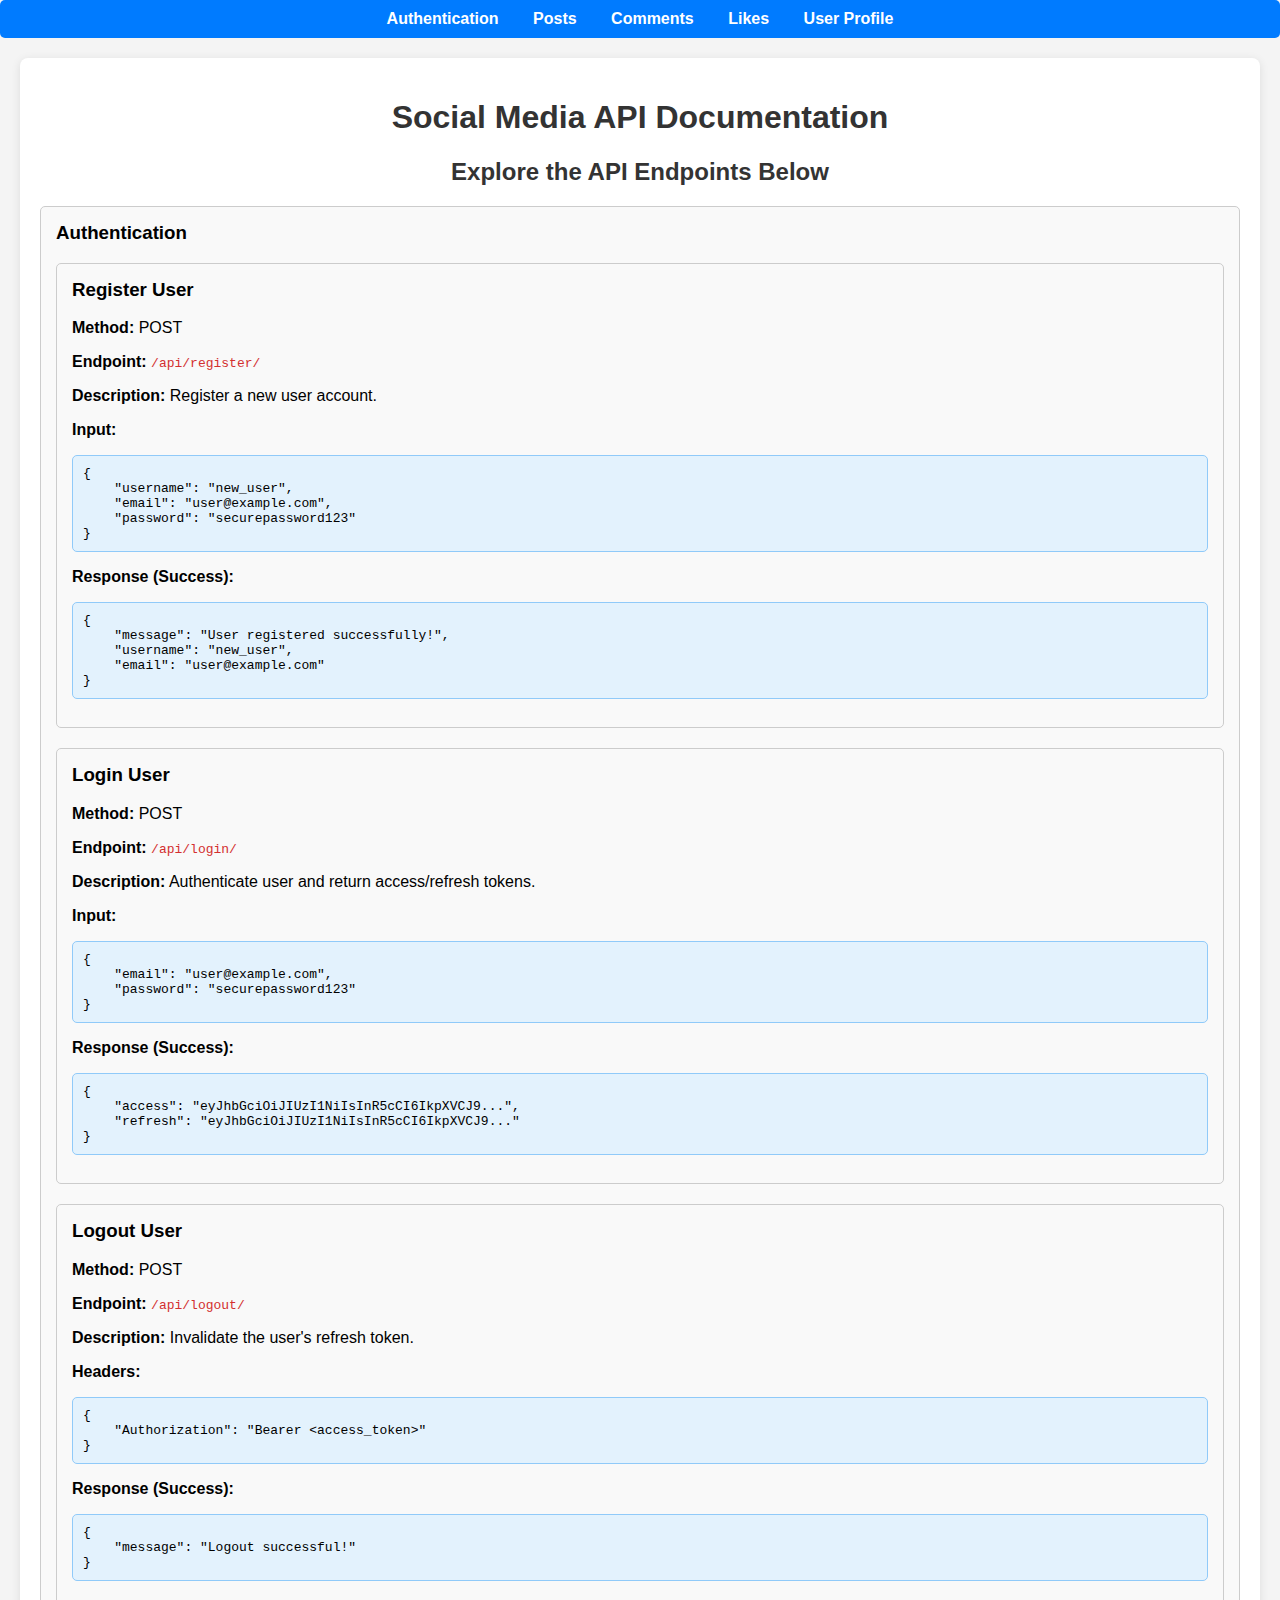
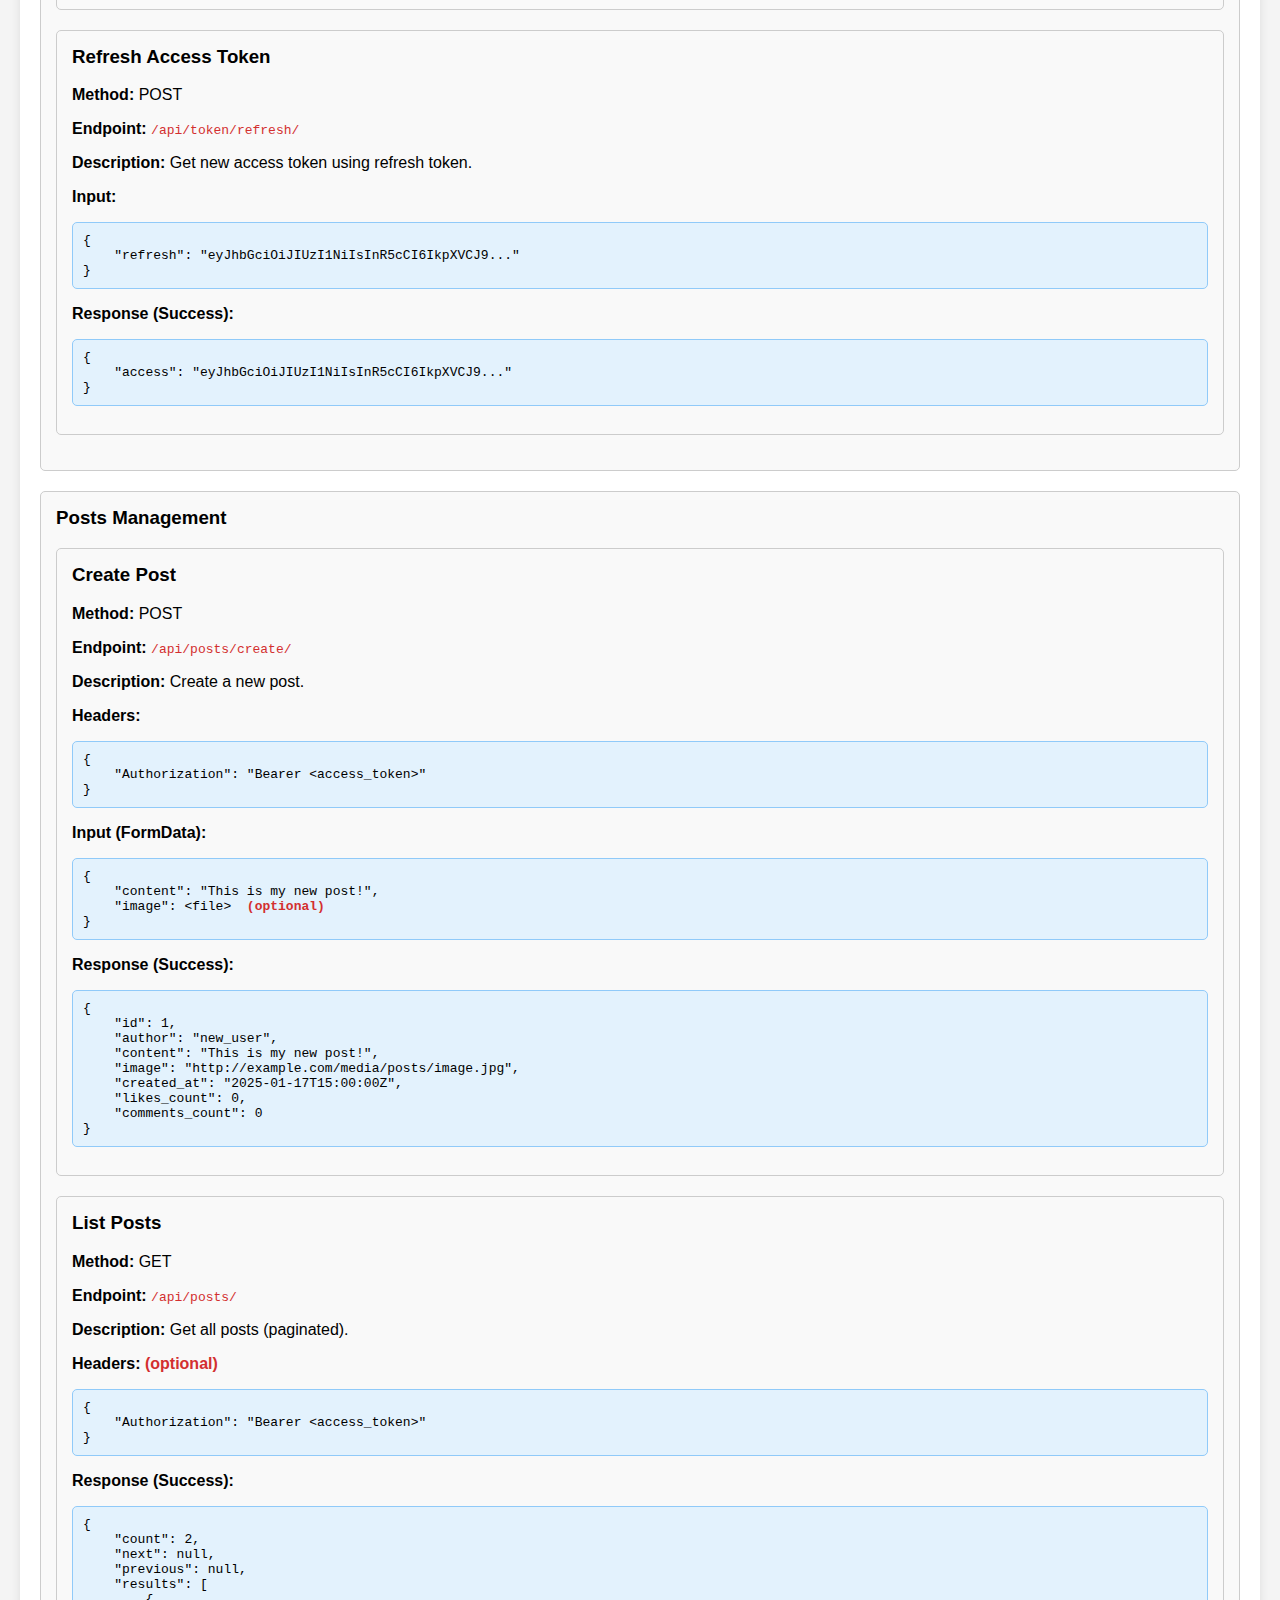
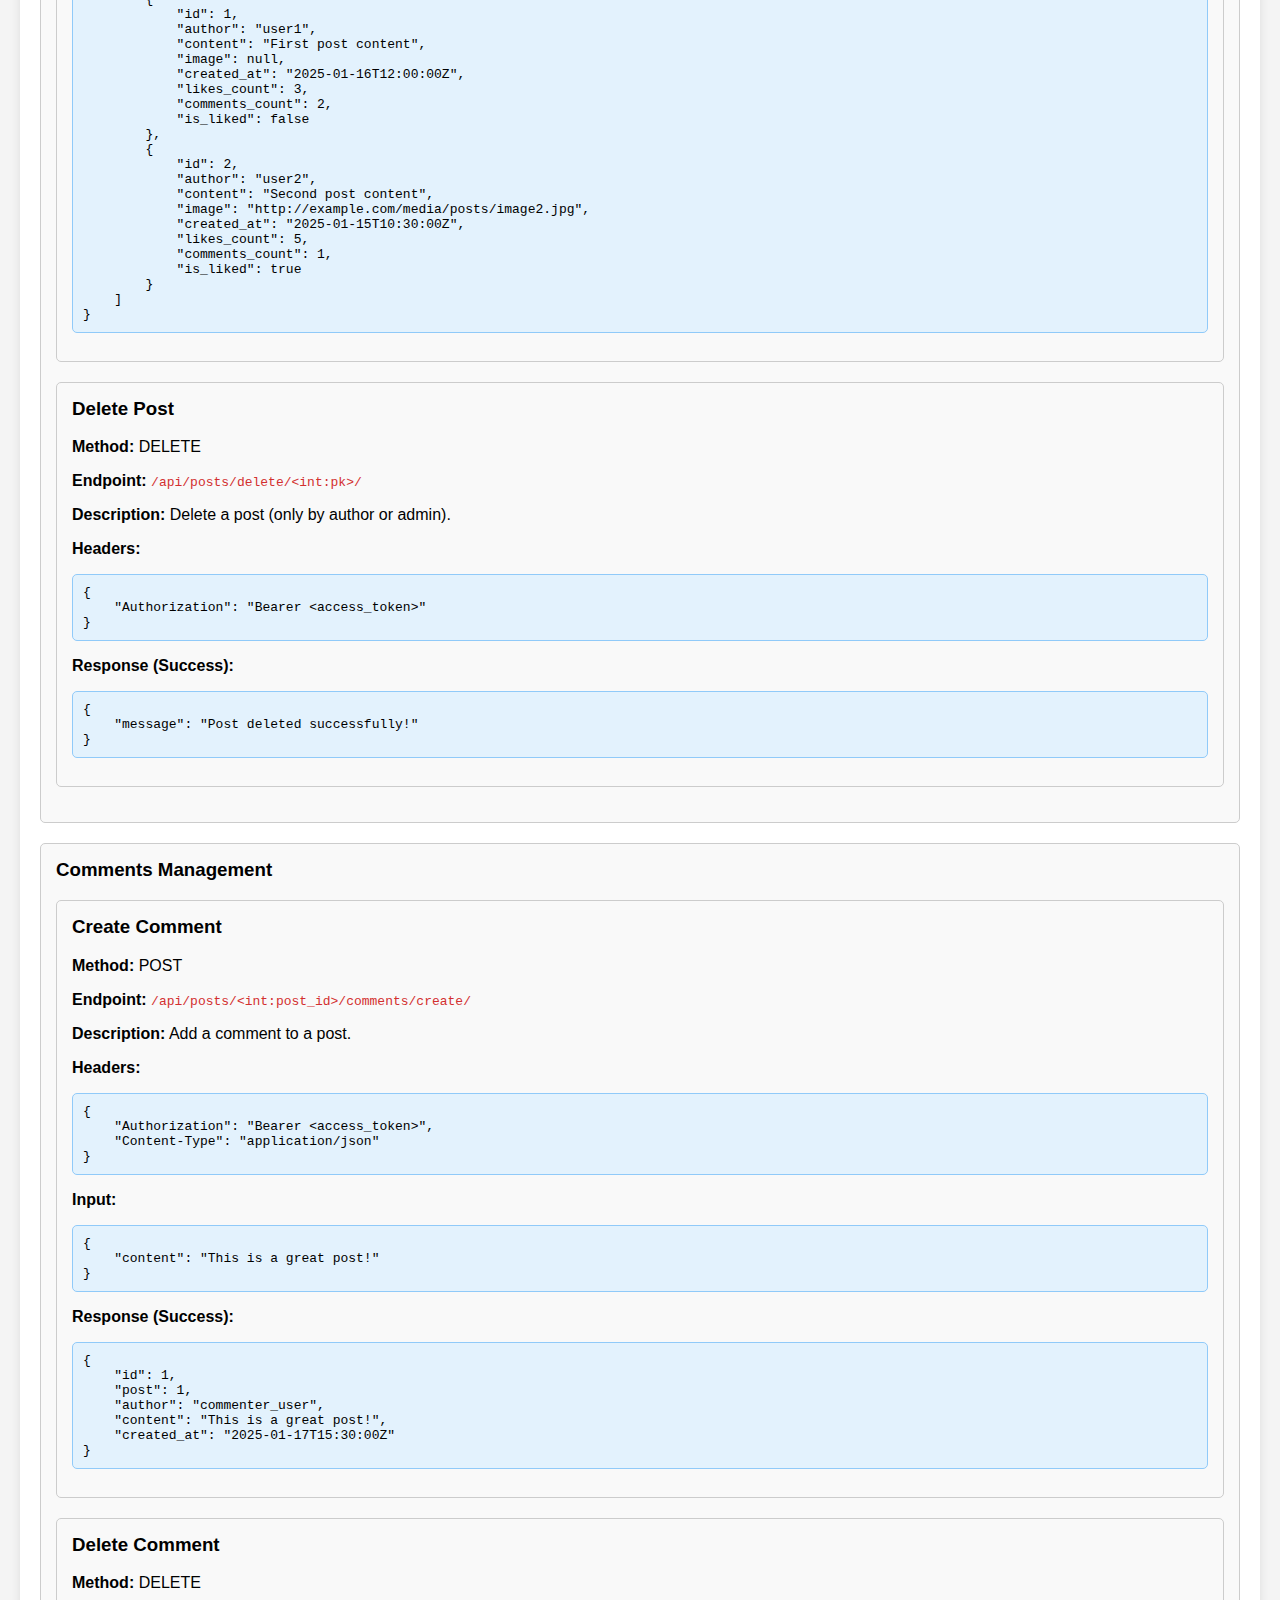
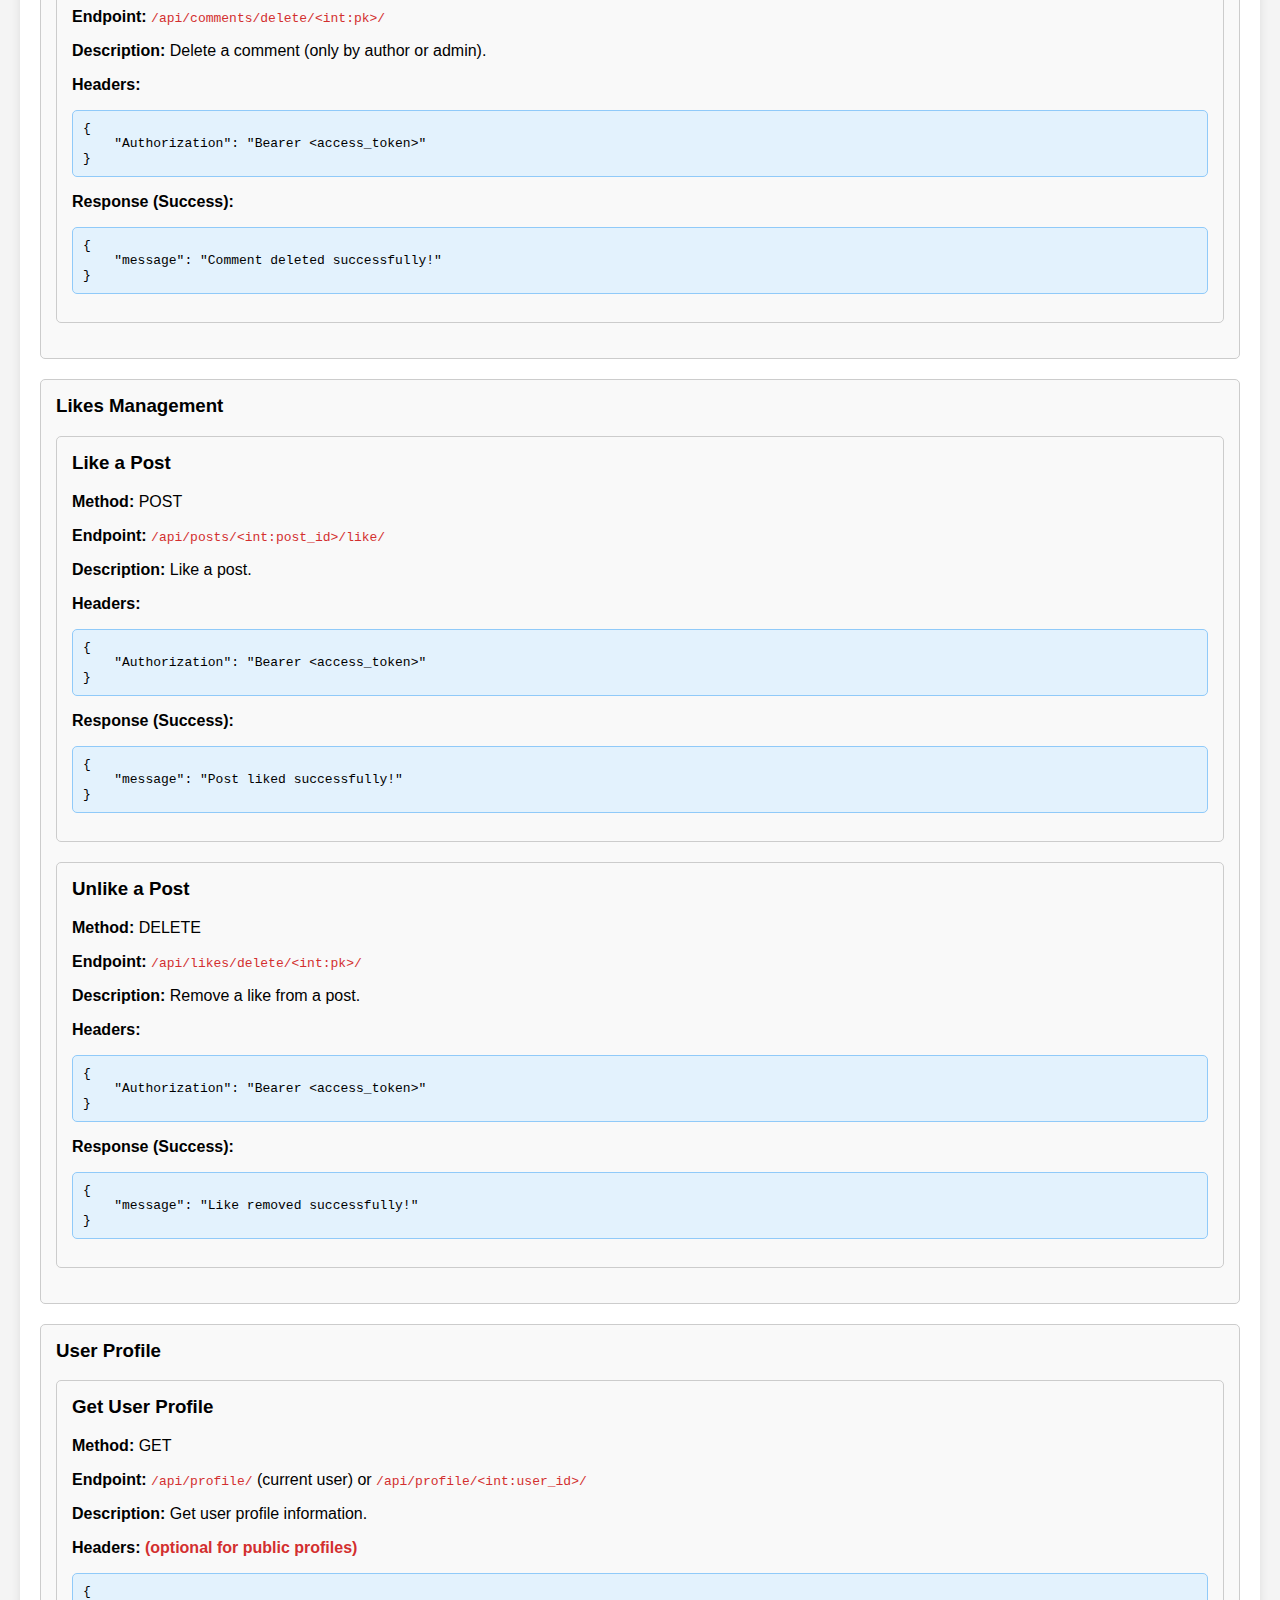
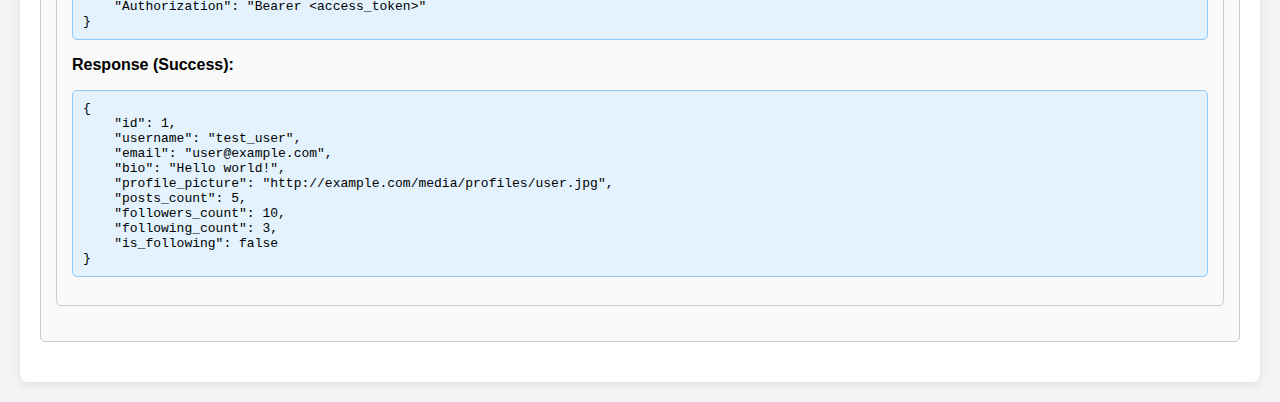
<file: Social_Media_API/templates/index.html>
<!DOCTYPE html>
<html lang="en">
<head>
    <meta charset="UTF-8">
    <meta name="viewport" content="width=device-width, initial-scale=1.0">
    <title>Social Media API Documentation</title>
    <style>
        body {
            font-family: Arial, sans-serif;
            margin: 0;
            background-color: #f4f4f4;
        }
        
        .container {
            max-width: 1200px;
            margin: 20px auto;
            background: #fff;
            border-radius: 8px;
            box-shadow: 0 2px 10px rgba(0, 0, 0, 0.1);
            padding: 20px;
        }

        h1, h2 {
            text-align: center;
            color: #333;
        }

        .feature {
            margin-bottom: 20px;
            padding: 15px;
            border: 1px solid #ccc;
            border-radius: 5px;
            background: #f9f9f9;
            transition: background 0.3s;
        }

        .feature:hover {
            background: #e3f2fd;
        }

        .feature h3 {
            margin-top: 0;
            cursor: pointer;
        }

        pre {
            background: #e3f2fd;
            padding: 10px;
            border: 1px solid #90caf9;
            border-radius: 5px;
            overflow-x: auto;
            display: block;
        }

        code {
            color: #d32f2f;
        }

        /* Navigation Menu */
        nav {
            background: #007bff;
            padding: 10px;
            text-align: center;
            border-radius: 5px;
            margin-bottom: 20px;
        }

        nav a {
            color: white;
            margin: 0 15px;
            text-decoration: none;
            font-weight: bold;
        }

        nav a:hover {
            text-decoration: underline;
        }
        
        .required {
            color: #d32f2f;
            font-weight: bold;
        }
    </style>
</head>
<body>
    <nav>
        <a href="#authentication">Authentication</a>
        <a href="#posts">Posts</a>
        <a href="#comments">Comments</a>
        <a href="#likes">Likes</a>
        <a href="#profile">User Profile</a>
    </nav>

    <div class="container">
        <h1>Social Media API Documentation</h1>
        <h2>Explore the API Endpoints Below</h2>

        <!-- Authentication Section -->
        <div class="feature" id="authentication">
            <h3>Authentication</h3>
            
            <!-- Register -->
            <div class="feature">
                <h3>Register User</h3>
                <p><strong>Method:</strong> POST</p>
                <p><strong>Endpoint:</strong> <code>/api/register/</code></p>
                <p><strong>Description:</strong> Register a new user account.</p>
                <p><strong>Input:</strong></p>
                <pre>{
    "username": "new_user",
    "email": "user@example.com",
    "password": "securepassword123"
}</pre>
                <p><strong>Response (Success):</strong></p>
                <pre>{
    "message": "User registered successfully!",
    "username": "new_user",
    "email": "user@example.com"
}</pre>
            </div>
            
            <!-- Login -->
            <div class="feature">
                <h3>Login User</h3>
                <p><strong>Method:</strong> POST</p>
                <p><strong>Endpoint:</strong> <code>/api/login/</code></p>
                <p><strong>Description:</strong> Authenticate user and return access/refresh tokens.</p>
                <p><strong>Input:</strong></p>
                <pre>{
    "email": "user@example.com",
    "password": "securepassword123"
}</pre>
                <p><strong>Response (Success):</strong></p>
                <pre>{
    "access": "eyJhbGciOiJIUzI1NiIsInR5cCI6IkpXVCJ9...",
    "refresh": "eyJhbGciOiJIUzI1NiIsInR5cCI6IkpXVCJ9..."
}</pre>
            </div>
            
            <!-- Logout -->
            <div class="feature">
                <h3>Logout User</h3>
                <p><strong>Method:</strong> POST</p>
                <p><strong>Endpoint:</strong> <code>/api/logout/</code></p>
                <p><strong>Description:</strong> Invalidate the user's refresh token.</p>
                <p><strong>Headers:</strong></p>
                <pre>{
    "Authorization": "Bearer &lt;access_token&gt;"
}</pre>
                <p><strong>Response (Success):</strong></p>
                <pre>{
    "message": "Logout successful!"
}</pre>
            </div>
            
            <!-- Token Refresh -->
            <div class="feature">
                <h3>Refresh Access Token</h3>
                <p><strong>Method:</strong> POST</p>
                <p><strong>Endpoint:</strong> <code>/api/token/refresh/</code></p>
                <p><strong>Description:</strong> Get new access token using refresh token.</p>
                <p><strong>Input:</strong></p>
                <pre>{
    "refresh": "eyJhbGciOiJIUzI1NiIsInR5cCI6IkpXVCJ9..."
}</pre>
                <p><strong>Response (Success):</strong></p>
                <pre>{
    "access": "eyJhbGciOiJIUzI1NiIsInR5cCI6IkpXVCJ9..."
}</pre>
            </div>
        </div>

        <!-- Posts Section -->
        <div class="feature" id="posts">
            <h3>Posts Management</h3>
            
            <!-- Create Post -->
            <div class="feature">
                <h3>Create Post</h3>
                <p><strong>Method:</strong> POST</p>
                <p><strong>Endpoint:</strong> <code>/api/posts/create/</code></p>
                <p><strong>Description:</strong> Create a new post.</p>
                <p><strong>Headers:</strong></p>
                <pre>{
    "Authorization": "Bearer &lt;access_token&gt;"
}</pre>
                <p><strong>Input (FormData):</strong></p>
                <pre>{
    "content": "This is my new post!",
    "image": &lt;file&gt;  <span class="required">(optional)</span>
}</pre>
                <p><strong>Response (Success):</strong></p>
                <pre>{
    "id": 1,
    "author": "new_user",
    "content": "This is my new post!",
    "image": "http://example.com/media/posts/image.jpg",
    "created_at": "2025-01-17T15:00:00Z",
    "likes_count": 0,
    "comments_count": 0
}</pre>
            </div>
            
            <!-- List Posts -->
            <div class="feature">
                <h3>List Posts</h3>
                <p><strong>Method:</strong> GET</p>
                <p><strong>Endpoint:</strong> <code>/api/posts/</code></p>
                <p><strong>Description:</strong> Get all posts (paginated).</p>
                <p><strong>Headers:</strong> <span class="required">(optional)</span></p>
                <pre>{
    "Authorization": "Bearer &lt;access_token&gt;"
}</pre>
                <p><strong>Response (Success):</strong></p>
                <pre>{
    "count": 2,
    "next": null,
    "previous": null,
    "results": [
        {
            "id": 1,
            "author": "user1",
            "content": "First post content",
            "image": null,
            "created_at": "2025-01-16T12:00:00Z",
            "likes_count": 3,
            "comments_count": 2,
            "is_liked": false
        },
        {
            "id": 2,
            "author": "user2",
            "content": "Second post content",
            "image": "http://example.com/media/posts/image2.jpg",
            "created_at": "2025-01-15T10:30:00Z",
            "likes_count": 5,
            "comments_count": 1,
            "is_liked": true
        }
    ]
}</pre>
            </div>
            
            <!-- Delete Post -->
            <div class="feature">
                <h3>Delete Post</h3>
                <p><strong>Method:</strong> DELETE</p>
                <p><strong>Endpoint:</strong> <code>/api/posts/delete/&lt;int:pk&gt;/</code></p>
                <p><strong>Description:</strong> Delete a post (only by author or admin).</p>
                <p><strong>Headers:</strong></p>
                <pre>{
    "Authorization": "Bearer &lt;access_token&gt;"
}</pre>
                <p><strong>Response (Success):</strong></p>
                <pre>{
    "message": "Post deleted successfully!"
}</pre>
            </div>
        </div>

        <!-- Comments Section -->
        <div class="feature" id="comments">
            <h3>Comments Management</h3>
            
            <!-- Create Comment -->
            <div class="feature">
                <h3>Create Comment</h3>
                <p><strong>Method:</strong> POST</p>
                <p><strong>Endpoint:</strong> <code>/api/posts/&lt;int:post_id&gt;/comments/create/</code></p>
                <p><strong>Description:</strong> Add a comment to a post.</p>
                <p><strong>Headers:</strong></p>
                <pre>{
    "Authorization": "Bearer &lt;access_token&gt;",
    "Content-Type": "application/json"
}</pre>
                <p><strong>Input:</strong></p>
                <pre>{
    "content": "This is a great post!"
}</pre>
                <p><strong>Response (Success):</strong></p>
                <pre>{
    "id": 1,
    "post": 1,
    "author": "commenter_user",
    "content": "This is a great post!",
    "created_at": "2025-01-17T15:30:00Z"
}</pre>
            </div>
            
            <!-- Delete Comment -->
            <div class="feature">
                <h3>Delete Comment</h3>
                <p><strong>Method:</strong> DELETE</p>
                <p><strong>Endpoint:</strong> <code>/api/comments/delete/&lt;int:pk&gt;/</code></p>
                <p><strong>Description:</strong> Delete a comment (only by author or admin).</p>
                <p><strong>Headers:</strong></p>
                <pre>{
    "Authorization": "Bearer &lt;access_token&gt;"
}</pre>
                <p><strong>Response (Success):</strong></p>
                <pre>{
    "message": "Comment deleted successfully!"
}</pre>
            </div>
        </div>

        <!-- Likes Section -->
        <div class="feature" id="likes">
            <h3>Likes Management</h3>
            
            <!-- Create Like -->
            <div class="feature">
                <h3>Like a Post</h3>
                <p><strong>Method:</strong> POST</p>
                <p><strong>Endpoint:</strong> <code>/api/posts/&lt;int:post_id&gt;/like/</code></p>
                <p><strong>Description:</strong> Like a post.</p>
                <p><strong>Headers:</strong></p>
                <pre>{
    "Authorization": "Bearer &lt;access_token&gt;"
}</pre>
                <p><strong>Response (Success):</strong></p>
                <pre>{
    "message": "Post liked successfully!"
}</pre>
            </div>
            
            <!-- Delete Like -->
            <div class="feature">
                <h3>Unlike a Post</h3>
                <p><strong>Method:</strong> DELETE</p>
                <p><strong>Endpoint:</strong> <code>/api/likes/delete/&lt;int:pk&gt;/</code></p>
                <p><strong>Description:</strong> Remove a like from a post.</p>
                <p><strong>Headers:</strong></p>
                <pre>{
    "Authorization": "Bearer &lt;access_token&gt;"
}</pre>
                <p><strong>Response (Success):</strong></p>
                <pre>{
    "message": "Like removed successfully!"
}</pre>
            </div>
        </div>

        <!-- User Profile Section -->
        <div class="feature" id="profile">
            <h3>User Profile</h3>
            
            <!-- Get Profile -->
            <div class="feature">
                <h3>Get User Profile</h3>
                <p><strong>Method:</strong> GET</p>
                <p><strong>Endpoint:</strong> <code>/api/profile/</code> (current user) or <code>/api/profile/&lt;int:user_id&gt;/</code></p>
                <p><strong>Description:</strong> Get user profile information.</p>
                <p><strong>Headers:</strong> <span class="required">(optional for public profiles)</span></p>
                <pre>{
    "Authorization": "Bearer &lt;access_token&gt;"
}</pre>
                <p><strong>Response (Success):</strong></p>
                <pre>{
    "id": 1,
    "username": "test_user",
    "email": "user@example.com",
    "bio": "Hello world!",
    "profile_picture": "http://example.com/media/profiles/user.jpg",
    "posts_count": 5,
    "followers_count": 10,
    "following_count": 3,
    "is_following": false
}</pre>
            </div>
        </div>
    </div>

    <script>
        // Toggle visibility of pre elements
        document.querySelectorAll('.feature h3').forEach(header => {
            header.addEventListener('click', (e) => {
                // Don't toggle if clicking on a section header
                if (!e.target.closest('.feature > h3')) {
                    const pre = header.nextElementSibling;
                    while (pre && pre.tagName !== 'PRE') {
                        pre = pre.nextElementSibling;
                    }
                    if (pre) {
                        pre.style.display = pre.style.display === 'none' ? 'block' : 'none';
                    }
                }
            });
        });

        // Smooth scrolling for anchor links
        document.querySelectorAll('a[href^="#"]').forEach(anchor => {
            anchor.addEventListener('click', function (e) {
                e.preventDefault();
                document.querySelector(this.getAttribute('href')).scrollIntoView({
                    behavior: 'smooth'
                });
            });
        });
    </script>
</body>
</html>
</file>
